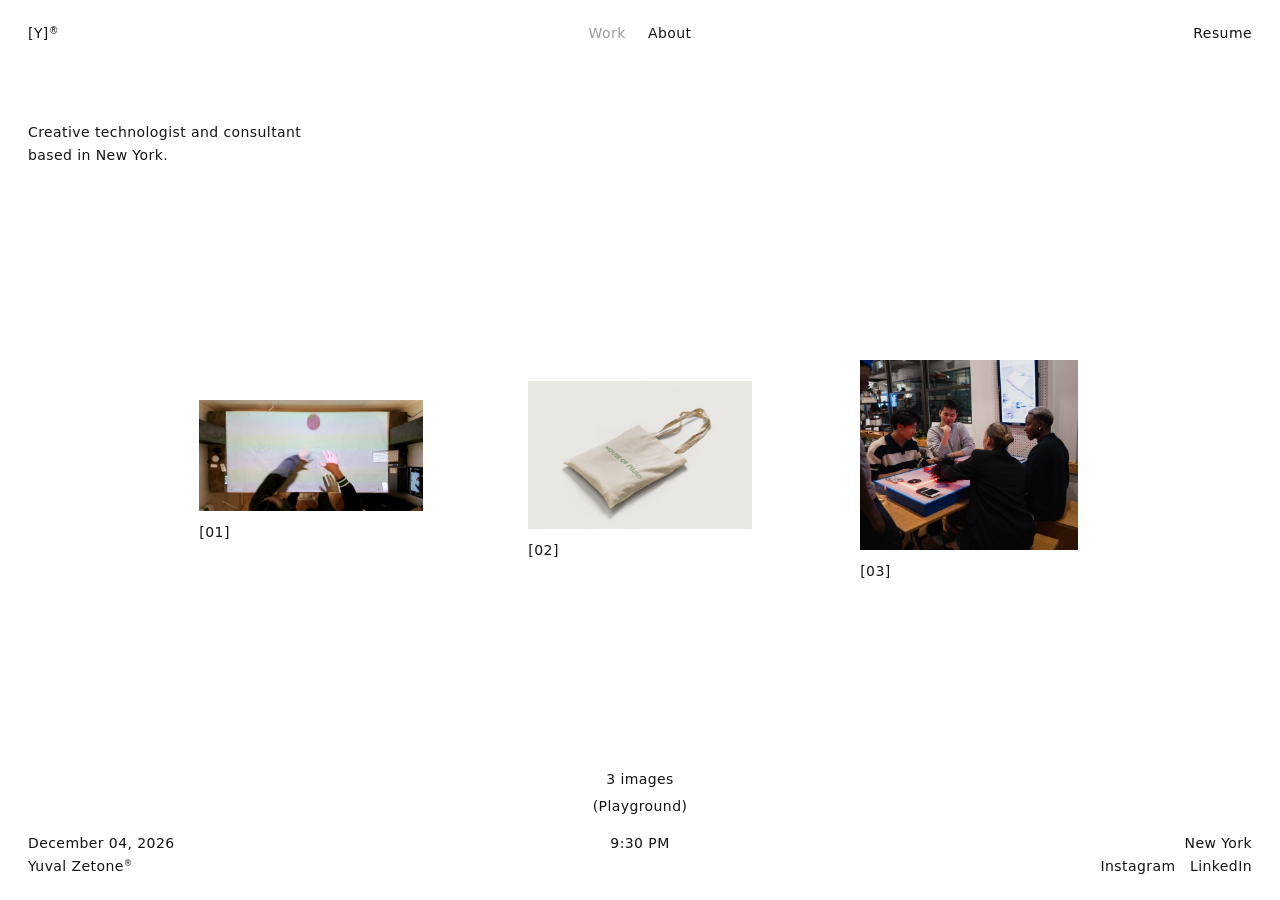
<file: index.html>
<!DOCTYPE html>
<html lang="en">
<head>
<meta charset="utf-8">
<meta name="viewport" content="width=device-width, initial-scale=1">
<meta http-equiv="Content-Security-Policy" content="default-src 'self'; script-src 'self'; style-src 'self' https://fonts.googleapis.com; font-src https://fonts.gstatic.com; img-src 'self'; media-src 'self'; base-uri 'none'; form-action 'none'; object-src 'none'">
<meta name="referrer" content="strict-origin-when-cross-origin">
<title>Yuval Zetone</title>
<meta name="description" content="Creative consultant and technologist based in New York.">
<link rel="preconnect" href="https://fonts.googleapis.com">
<link rel="preconnect" href="https://fonts.gstatic.com" crossorigin>
<link rel="stylesheet" href="https://fonts.googleapis.com/css2?family=IBM+Plex+Sans:wght@400&display=swap">
<link rel="stylesheet" href="css/style.css">
</head>
<body class="p-home">
<div class="page">

  <header class="bar">
    <a href="index.html">[Y]<sup>&reg;</sup></a>
    <nav class="nav" aria-label="Main"><a href="index.html" aria-current="page">Work</a><a href="about.html">About</a></nav>
    <a href="Yuval-Zetone-Resume.pdf" target="_blank" rel="noopener noreferrer">Resume</a>
  </header>

  <p class="intro">Creative technologist and consultant<br>based in New York.</p>

  <main class="mid">
    <nav class="work" aria-label="Projects">
      <a href="rehand.html"><img src="assets/rehand/rehand-poster.jpg" alt="ReHand"><span><em>[01]</em> ReHand</span></a>
      <a href="house-of-pilates.html"><img src="assets/house-of-pilates/pilates-tote.jpg" alt="House of Pilates"><span><em>[02]</em> House of Pilates</span></a>
      <a href="stranger-stations.html"><img src="assets/stranger-stations/stranger-testing-1.jpg" alt="Stranger Stations"><span><em>[03]</em> Stranger Stations</span></a>
    </nav>
  </main>

  <div class="tail">
    <p>3 images</p>
    <p><a href="playground.html">(Playground)</a></p>
  <footer class="foot">
    <div><span id="date"></span><br>Yuval Zetone<sup>&reg;</sup></div>
    <div id="clock"></div>
    <div>New York<br><a href="https://www.instagram.com/yzetone_playground/" target="_blank" rel="noopener noreferrer">Instagram</a>&emsp;<a href="https://www.linkedin.com/in/yuval-zetone/" target="_blank" rel="noopener noreferrer">LinkedIn</a></div>
  </footer>
  </div>
</div>
<script src="js/script.js" defer></script>
</body>
</html>
</file>
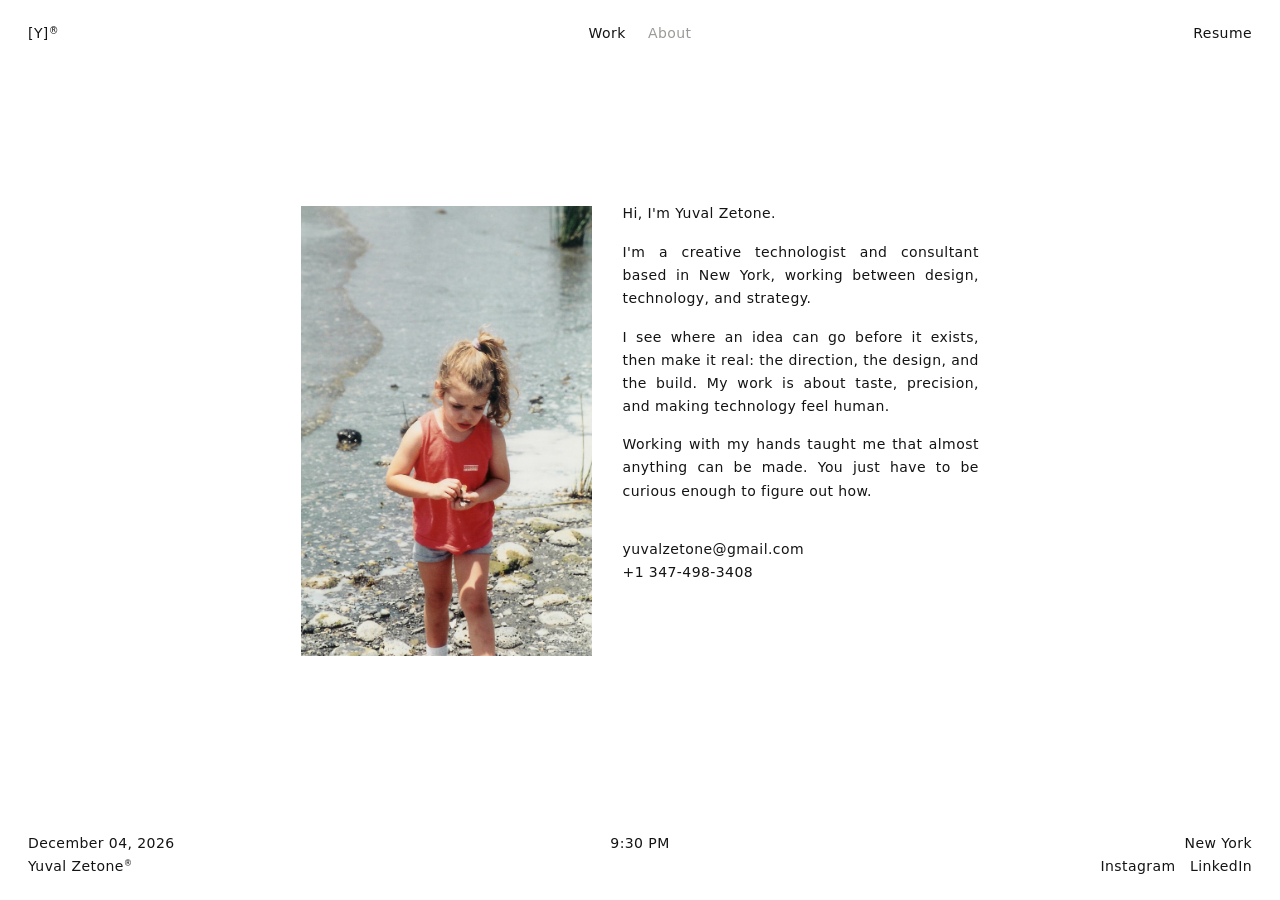
<file: about.html>
<!DOCTYPE html>
<html lang="en">
<head>
<meta charset="utf-8">
<meta name="viewport" content="width=device-width, initial-scale=1">
<meta http-equiv="Content-Security-Policy" content="default-src 'self'; script-src 'self'; style-src 'self' https://fonts.googleapis.com; font-src https://fonts.gstatic.com; img-src 'self'; media-src 'self'; base-uri 'none'; form-action 'none'; object-src 'none'">
<meta name="referrer" content="strict-origin-when-cross-origin">
<title>About, Yuval Zetone</title>
<meta name="description" content="About Yuval Zetone, a creative technologist and consultant based in New York.">
<link rel="preconnect" href="https://fonts.googleapis.com">
<link rel="preconnect" href="https://fonts.gstatic.com" crossorigin>
<link rel="stylesheet" href="https://fonts.googleapis.com/css2?family=IBM+Plex+Sans:wght@400&display=swap">
<link rel="stylesheet" href="css/style.css">
</head>
<body class="p-about">
<div class="page">

  <header class="bar">
    <a href="index.html">[Y]<sup>&reg;</sup></a>
    <nav class="nav" aria-label="Main"><a href="index.html">Work</a><a href="about.html" aria-current="page">About</a></nav>
    <a href="Yuval-Zetone-Resume.pdf" target="_blank" rel="noopener noreferrer">Resume</a>
  </header>

  <main class="about">
    <figure><img src="assets/about/about-photo.jpg" alt="Yuval as a child, playing by the water"></figure>
    <div class="text">
      <p>Hi, I'm Yuval Zetone.</p>
      <p>I'm a creative technologist and consultant based in New York, working between design, technology, and strategy.</p>
      <p>I see where an idea can go before it exists, then make it real: the direction, the design, and the build. My work is about taste, precision, and making technology feel human.</p>
      <p>Working with my hands taught me that almost anything can be made. You just have to be curious enough to figure out how.</p>
      <p class="contact"><a href="mailto:yuvalzetone@gmail.com">yuvalzetone@gmail.com</a><br><a href="tel:+13474983408">+1 347-498-3408</a></p>
    </div>
  </main>

  <footer class="foot">
    <div><span id="date"></span><br>Yuval Zetone<sup>&reg;</sup></div>
    <div id="clock"></div>
    <div>New York<br><a href="https://www.instagram.com/yzetone_playground/" target="_blank" rel="noopener noreferrer">Instagram</a>&emsp;<a href="https://www.linkedin.com/in/yuval-zetone/" target="_blank" rel="noopener noreferrer">LinkedIn</a></div>
  </footer>
</div>
<script src="js/script.js" defer></script>
</body>
</html>
</file>
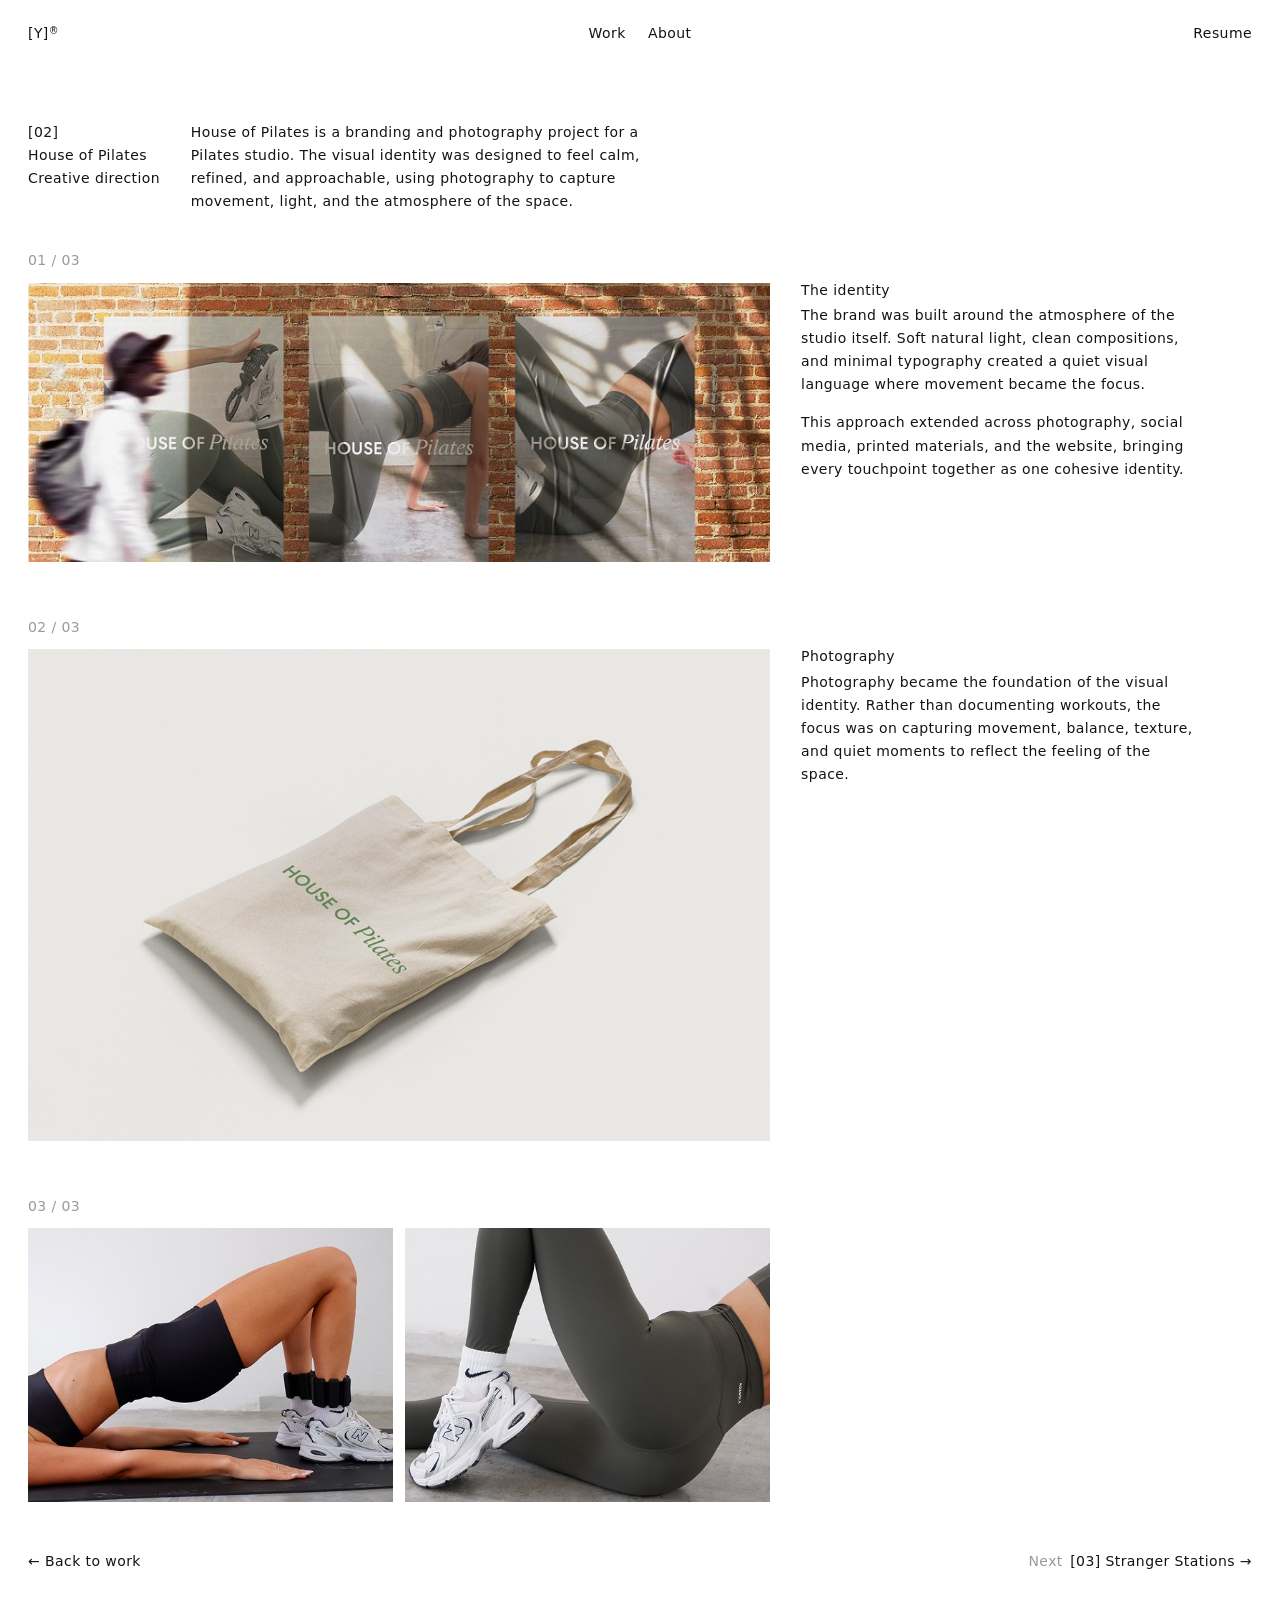
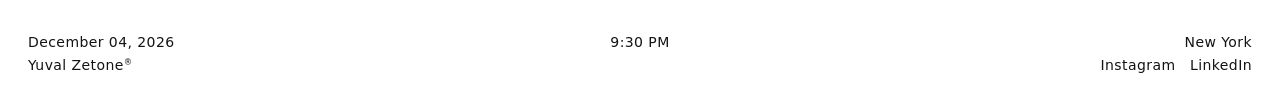
<file: house-of-pilates.html>
<!DOCTYPE html>
<html lang="en">
<head>
<meta charset="utf-8">
<meta name="viewport" content="width=device-width, initial-scale=1">
<meta http-equiv="Content-Security-Policy" content="default-src 'self'; script-src 'self'; style-src 'self' https://fonts.googleapis.com; font-src https://fonts.gstatic.com; img-src 'self'; media-src 'self'; base-uri 'none'; form-action 'none'; object-src 'none'">
<meta name="referrer" content="strict-origin-when-cross-origin">
<title>House of Pilates, Yuval Zetone</title>
<meta name="description" content="Branding and photography for a Pilates studio.">
<link rel="preconnect" href="https://fonts.googleapis.com">
<link rel="preconnect" href="https://fonts.gstatic.com" crossorigin>
<link rel="stylesheet" href="https://fonts.googleapis.com/css2?family=IBM+Plex+Sans:wght@400&display=swap">
<link rel="stylesheet" href="css/style.css">
</head>
<body class="p-project">
<div class="page">

  <header class="bar">
    <a href="index.html">[Y]<sup>&reg;</sup></a>
    <nav class="nav" aria-label="Main"><a href="index.html">Work</a><a href="about.html">About</a></nav>
    <a href="Yuval-Zetone-Resume.pdf" target="_blank" rel="noopener noreferrer">Resume</a>
  </header>

  <section class="head">
    <div class="meta"><span>[02]</span><span>House of Pilates</span><span>Creative direction</span></div>
    <p>House of Pilates is a branding and photography project for a Pilates studio. The visual identity was designed to feel calm, refined, and approachable, using photography to capture movement, light, and the atmosphere of the space.</p>
  </section>

  <main class="spreads">
    <article class="spread">
      <span class="n">01 / 03</span>
      <img class="media" src="assets/house-of-pilates/house-of-pilates.jpg" alt="House of Pilates brick wall triptych">
      <div class="words">
        <p class="t">The identity</p>
        <p>The brand was built around the atmosphere of the studio itself. Soft natural light, clean compositions, and minimal typography created a quiet visual language where movement became the focus.</p>
        <p>This approach extended across photography, social media, printed materials, and the website, bringing every touchpoint together as one cohesive identity.</p>
      </div>
    </article>

    <article class="spread">
      <span class="n">02 / 03</span>
      <img class="media" src="assets/house-of-pilates/pilates-tote.jpg" alt="House of Pilates tote bag">
      <div class="words">
        <p class="t">Photography</p>
        <p>Photography became the foundation of the visual identity. Rather than documenting workouts, the focus was on capturing movement, balance, texture, and quiet moments to reflect the feeling of the space.</p>
      </div>
    </article>

    <article class="spread">
      <span class="n">03 / 03</span>
      <div class="media pair"><img class="" src="assets/house-of-pilates/pilates-leg1.jpg" alt="House of Pilates photography detail"><img class="" src="assets/house-of-pilates/pilates-leg2.jpg" alt="House of Pilates photography detail"></div>
    </article>
  </main>

  <nav class="next" aria-label="More work">
    <a href="index.html">&larr; Back to work</a>
    <a href="stranger-stations.html"><span class="dim">Next</span>&ensp;[03] Stranger Stations &rarr;</a>
  </nav>

  <footer class="foot">
    <div><span id="date"></span><br>Yuval Zetone<sup>&reg;</sup></div>
    <div id="clock"></div>
    <div>New York<br><a href="https://www.instagram.com/yzetone_playground/" target="_blank" rel="noopener noreferrer">Instagram</a>&emsp;<a href="https://www.linkedin.com/in/yuval-zetone/" target="_blank" rel="noopener noreferrer">LinkedIn</a></div>
  </footer>
</div>
<script src="js/script.js" defer></script>
</body>
</html>
</file>
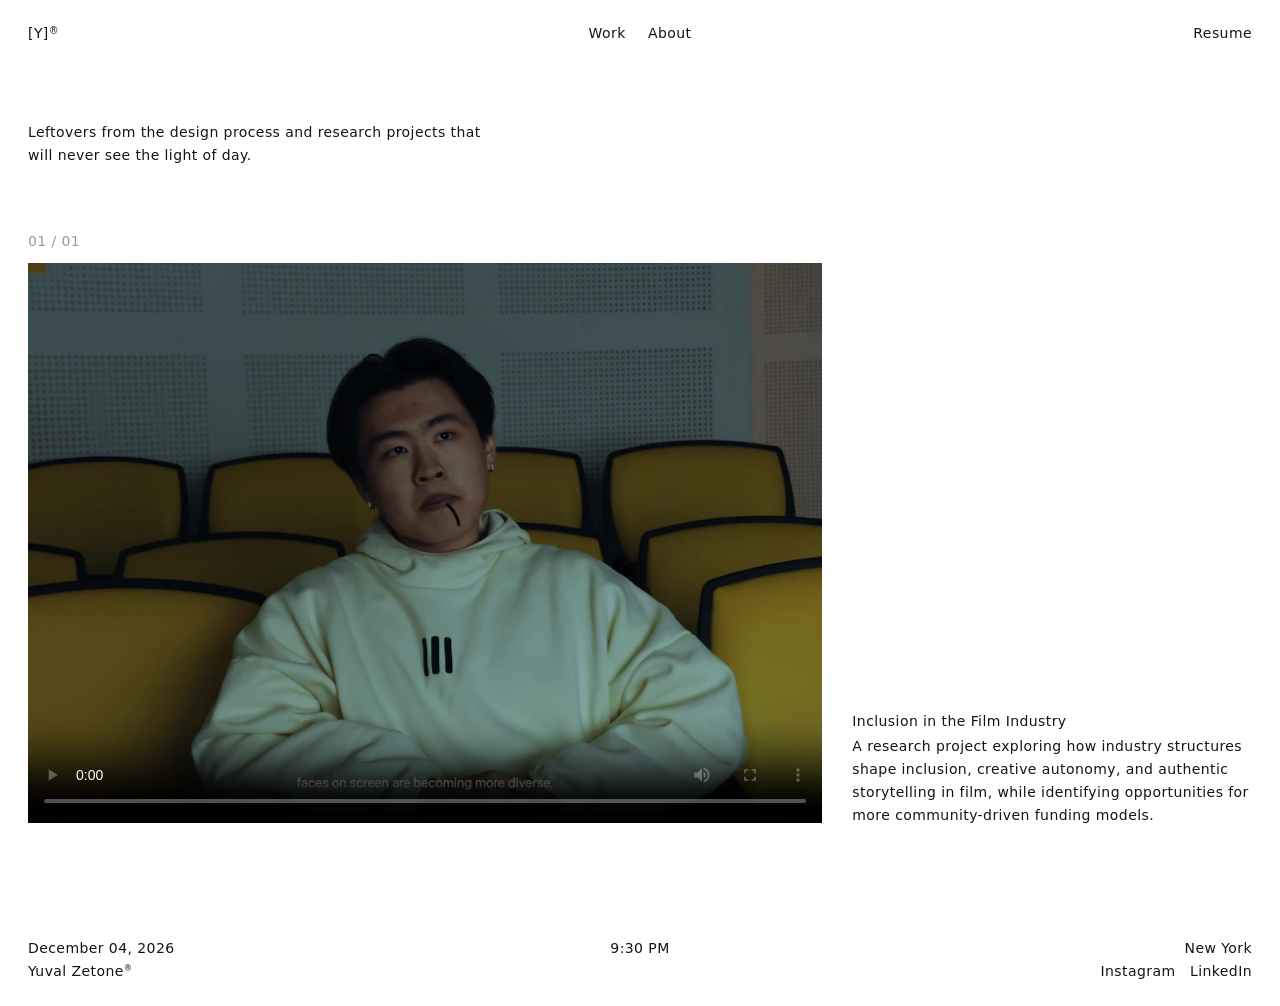
<file: playground.html>
<!DOCTYPE html>
<html lang="en">
<head>
<meta charset="utf-8">
<meta name="viewport" content="width=device-width, initial-scale=1">
<meta http-equiv="Content-Security-Policy" content="default-src 'self'; script-src 'self'; style-src 'self' https://fonts.googleapis.com; font-src https://fonts.gstatic.com; img-src 'self'; media-src 'self'; base-uri 'none'; form-action 'none'; object-src 'none'">
<meta name="referrer" content="strict-origin-when-cross-origin">
<title>Playground, Yuval Zetone</title>
<meta name="description" content="Leftovers from the design process and research projects.">
<link rel="preconnect" href="https://fonts.googleapis.com">
<link rel="preconnect" href="https://fonts.gstatic.com" crossorigin>
<link rel="stylesheet" href="https://fonts.googleapis.com/css2?family=IBM+Plex+Sans:wght@400&display=swap">
<link rel="stylesheet" href="css/style.css">
</head>
<body class="p-playground">
<div class="page">

  <header class="bar">
    <a href="index.html">[Y]<sup>&reg;</sup></a>
    <nav class="nav" aria-label="Main"><a href="index.html">Work</a><a href="about.html">About</a></nav>
    <a href="Yuval-Zetone-Resume.pdf" target="_blank" rel="noopener noreferrer">Resume</a>
  </header>

  <p class="intro">Leftovers from the design process and research projects that will never see the light of day.</p>

  <main class="pieces">
    <article class="piece">
      <span class="n">01 / 01</span>
      <video class="media" src="assets/film-inclusion/film-inclusion.mp4" poster="assets/film-inclusion/film-inclusion-poster.jpg" controls playsinline preload="metadata"></video>
      <div class="words">
        <p>Inclusion in the Film Industry</p>
        <p>A research project exploring how industry structures shape inclusion, creative autonomy, and authentic storytelling in film, while identifying opportunities for more community-driven funding models.</p>
      </div>
    </article>
  </main>

  <footer class="foot">
    <div><span id="date"></span><br>Yuval Zetone<sup>&reg;</sup></div>
    <div id="clock"></div>
    <div>New York<br><a href="https://www.instagram.com/yzetone_playground/" target="_blank" rel="noopener noreferrer">Instagram</a>&emsp;<a href="https://www.linkedin.com/in/yuval-zetone/" target="_blank" rel="noopener noreferrer">LinkedIn</a></div>
  </footer>
</div>
<script src="js/script.js" defer></script>
</body>
</html>
</file>
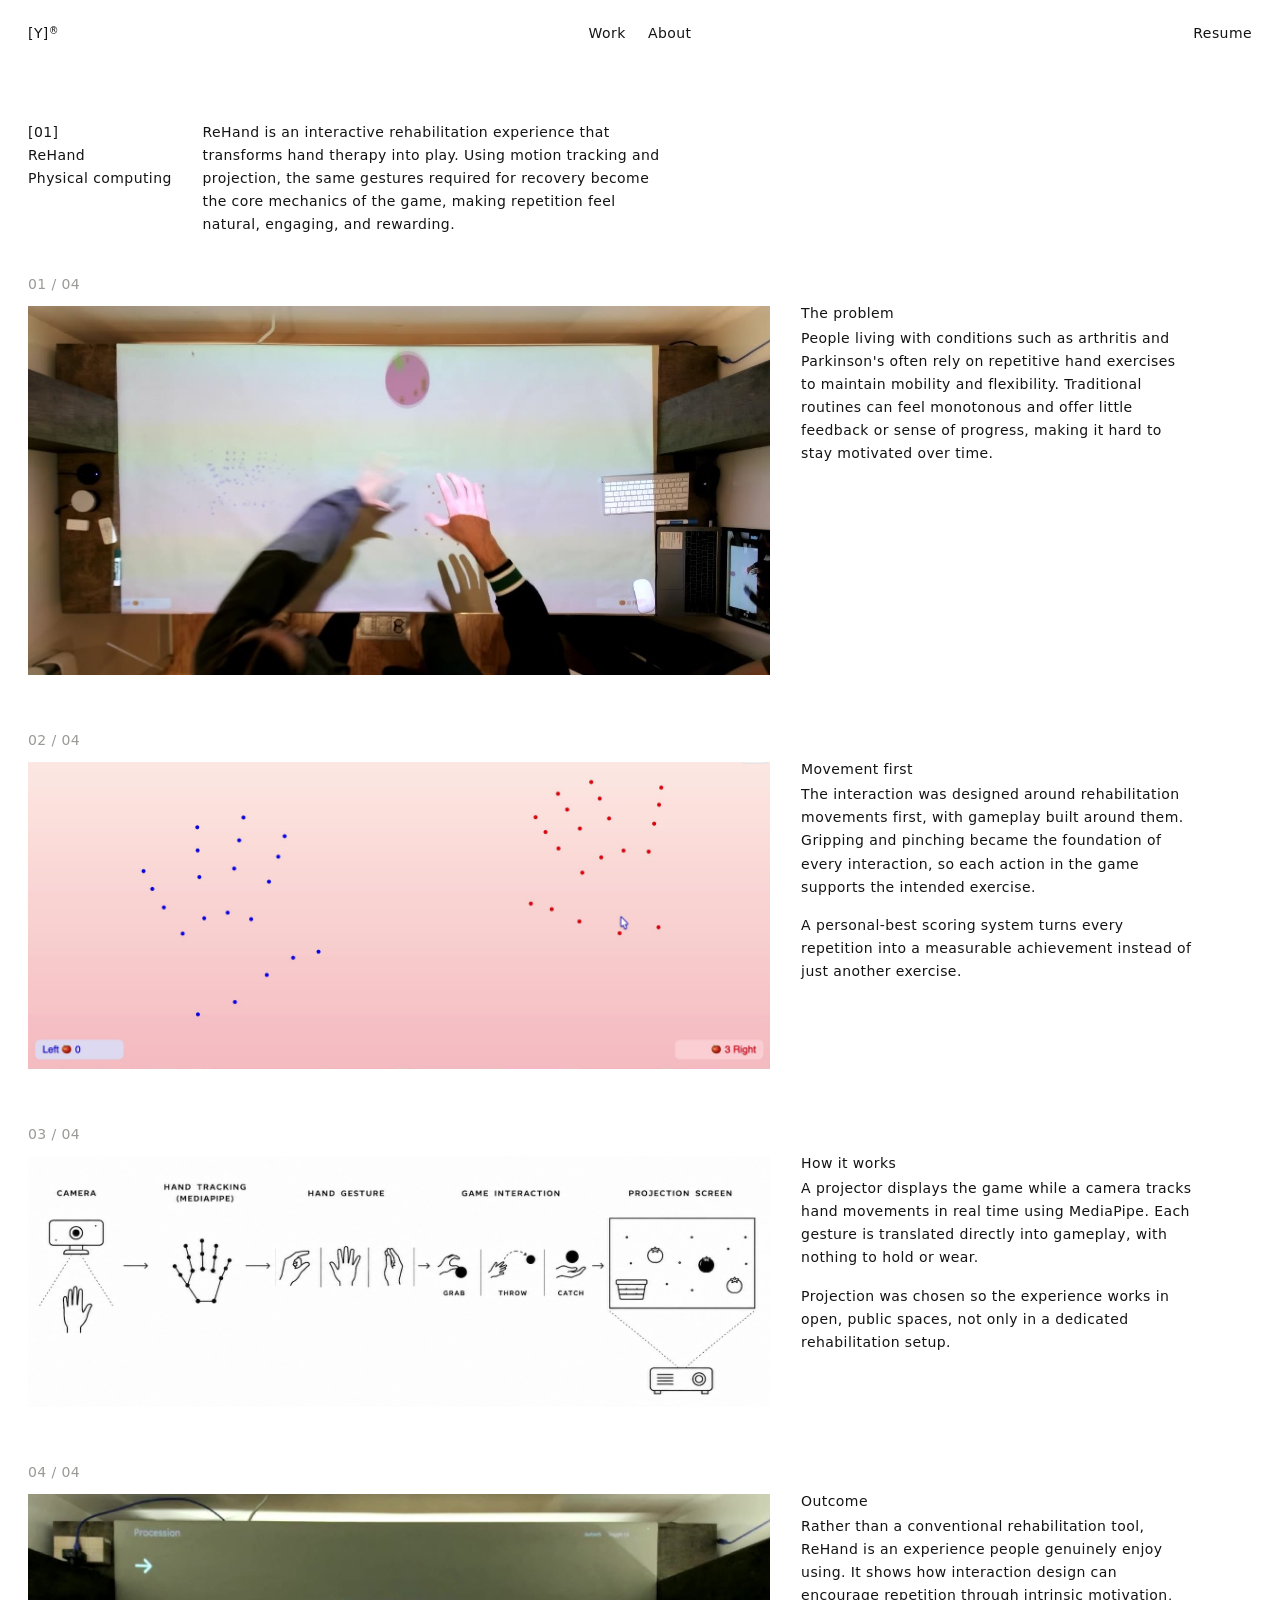
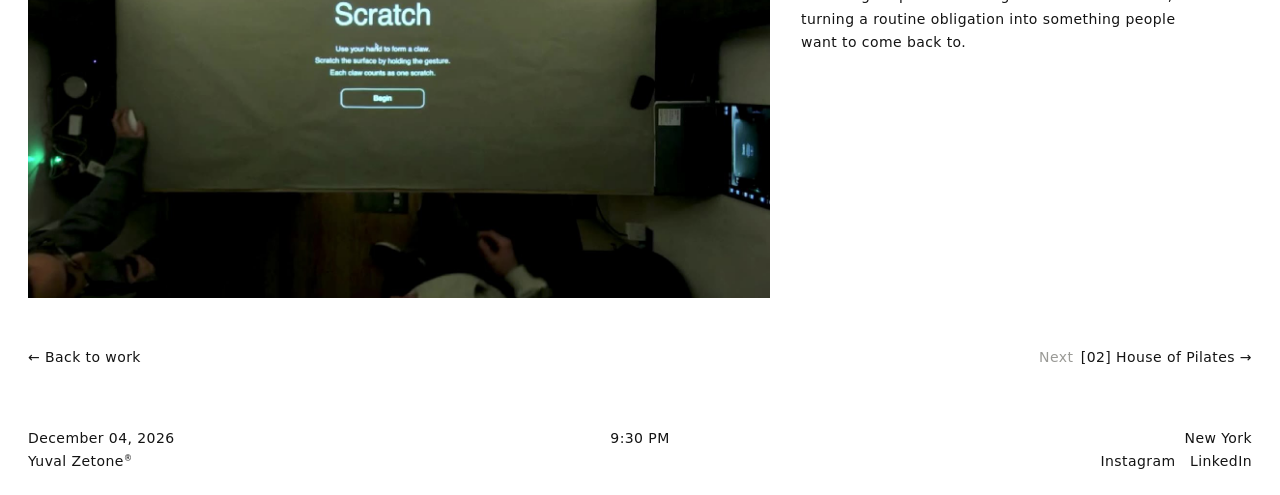
<file: rehand.html>
<!DOCTYPE html>
<html lang="en">
<head>
<meta charset="utf-8">
<meta name="viewport" content="width=device-width, initial-scale=1">
<meta http-equiv="Content-Security-Policy" content="default-src 'self'; script-src 'self'; style-src 'self' https://fonts.googleapis.com; font-src https://fonts.gstatic.com; img-src 'self'; media-src 'self'; base-uri 'none'; form-action 'none'; object-src 'none'">
<meta name="referrer" content="strict-origin-when-cross-origin">
<title>ReHand, Yuval Zetone</title>
<meta name="description" content="ReHand turns hand therapy into play with motion tracking and projection.">
<link rel="preconnect" href="https://fonts.googleapis.com">
<link rel="preconnect" href="https://fonts.gstatic.com" crossorigin>
<link rel="stylesheet" href="https://fonts.googleapis.com/css2?family=IBM+Plex+Sans:wght@400&display=swap">
<link rel="stylesheet" href="css/style.css">
</head>
<body class="p-project">
<div class="page">

  <header class="bar">
    <a href="index.html">[Y]<sup>&reg;</sup></a>
    <nav class="nav" aria-label="Main"><a href="index.html">Work</a><a href="about.html">About</a></nav>
    <a href="Yuval-Zetone-Resume.pdf" target="_blank" rel="noopener noreferrer">Resume</a>
  </header>

  <section class="head">
    <div class="meta"><span>[01]</span><span>ReHand</span><span>Physical computing</span></div>
    <p>ReHand is an interactive rehabilitation experience that transforms hand therapy into play. Using motion tracking and projection, the same gestures required for recovery become the core mechanics of the game, making repetition feel natural, engaging, and rewarding.</p>
  </section>

  <main class="spreads">
    <article class="spread">
      <span class="n">01 / 04</span>
      <video class="media" src="assets/rehand/rehand.mp4" poster="assets/rehand/rehand-poster.jpg" muted autoplay loop playsinline preload="metadata"></video>
      <div class="words">
        <p class="t">The problem</p>
        <p>People living with conditions such as arthritis and Parkinson's often rely on repetitive hand exercises to maintain mobility and flexibility. Traditional routines can feel monotonous and offer little feedback or sense of progress, making it hard to stay motivated over time.</p>
      </div>
    </article>

    <article class="spread">
      <span class="n">02 / 04</span>
      <video class="media" src="assets/rehand/rehand-game.mp4" poster="assets/rehand/rehand-game-poster.jpg" muted autoplay loop playsinline preload="metadata"></video>
      <div class="words">
        <p class="t">Movement first</p>
        <p>The interaction was designed around rehabilitation movements first, with gameplay built around them. Gripping and pinching became the foundation of every interaction, so each action in the game supports the intended exercise.</p>
        <p>A personal-best scoring system turns every repetition into a measurable achievement instead of just another exercise.</p>
      </div>
    </article>

    <article class="spread">
      <span class="n">03 / 04</span>
      <img class="media flat" src="assets/rehand/rehand-diagram.jpg" alt="Diagram: camera, hand tracking with MediaPipe, hand gesture, game interaction, projection screen">
      <div class="words">
        <p class="t">How it works</p>
        <p>A projector displays the game while a camera tracks hand movements in real time using MediaPipe. Each gesture is translated directly into gameplay, with nothing to hold or wear.</p>
        <p>Projection was chosen so the experience works in open, public spaces, not only in a dedicated rehabilitation setup.</p>
      </div>
    </article>

    <article class="spread">
      <span class="n">04 / 04</span>
      <video class="media" src="assets/rehand/rehand-selectmode.mp4" poster="assets/rehand/rehand-selectmode-poster.jpg" muted autoplay loop playsinline preload="metadata"></video>
      <div class="words">
        <p class="t">Outcome</p>
        <p>Rather than a conventional rehabilitation tool, ReHand is an experience people genuinely enjoy using. It shows how interaction design can encourage repetition through intrinsic motivation, turning a routine obligation into something people want to come back to.</p>
      </div>
    </article>
  </main>

  <nav class="next" aria-label="More work">
    <a href="index.html">&larr; Back to work</a>
    <a href="house-of-pilates.html"><span class="dim">Next</span>&ensp;[02] House of Pilates &rarr;</a>
  </nav>

  <footer class="foot">
    <div><span id="date"></span><br>Yuval Zetone<sup>&reg;</sup></div>
    <div id="clock"></div>
    <div>New York<br><a href="https://www.instagram.com/yzetone_playground/" target="_blank" rel="noopener noreferrer">Instagram</a>&emsp;<a href="https://www.linkedin.com/in/yuval-zetone/" target="_blank" rel="noopener noreferrer">LinkedIn</a></div>
  </footer>
</div>
<script src="js/script.js" defer></script>
</body>
</html>
</file>
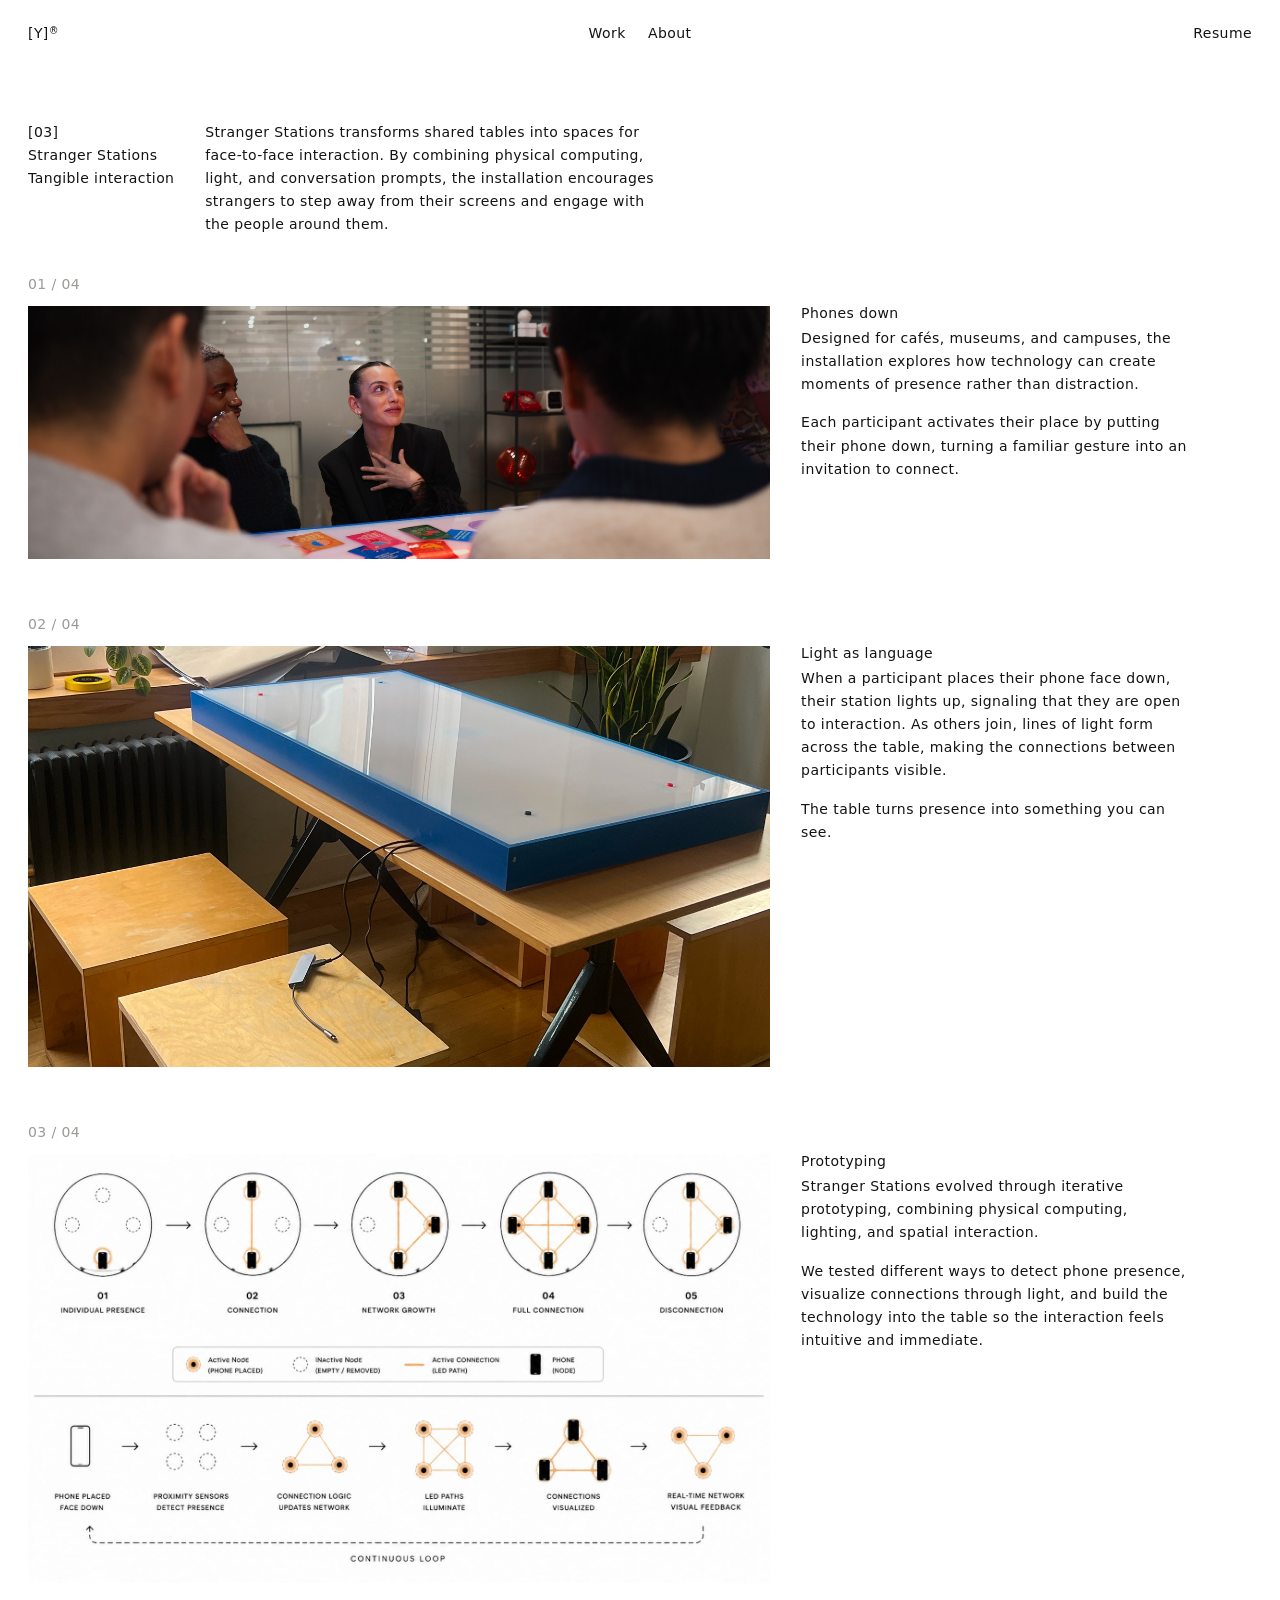
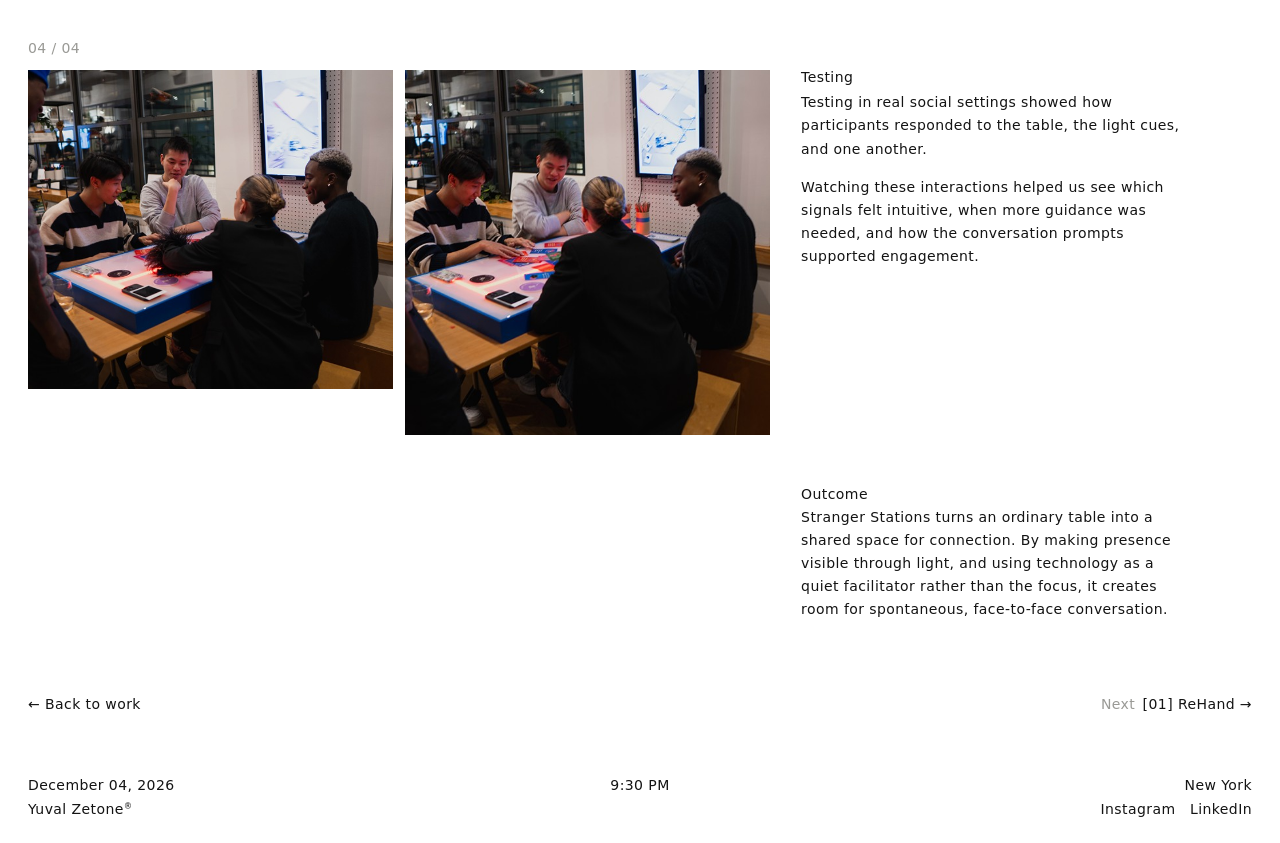
<file: stranger-stations.html>
<!DOCTYPE html>
<html lang="en">
<head>
<meta charset="utf-8">
<meta name="viewport" content="width=device-width, initial-scale=1">
<meta http-equiv="Content-Security-Policy" content="default-src 'self'; script-src 'self'; style-src 'self' https://fonts.googleapis.com; font-src https://fonts.gstatic.com; img-src 'self'; media-src 'self'; base-uri 'none'; form-action 'none'; object-src 'none'">
<meta name="referrer" content="strict-origin-when-cross-origin">
<title>Stranger Stations, Yuval Zetone</title>
<meta name="description" content="A table installation that uses light to bring strangers into conversation.">
<link rel="preconnect" href="https://fonts.googleapis.com">
<link rel="preconnect" href="https://fonts.gstatic.com" crossorigin>
<link rel="stylesheet" href="https://fonts.googleapis.com/css2?family=IBM+Plex+Sans:wght@400&display=swap">
<link rel="stylesheet" href="css/style.css">
</head>
<body class="p-project">
<div class="page">

  <header class="bar">
    <a href="index.html">[Y]<sup>&reg;</sup></a>
    <nav class="nav" aria-label="Main"><a href="index.html">Work</a><a href="about.html">About</a></nav>
    <a href="Yuval-Zetone-Resume.pdf" target="_blank" rel="noopener noreferrer">Resume</a>
  </header>

  <section class="head">
    <div class="meta"><span>[03]</span><span>Stranger Stations</span><span>Tangible interaction</span></div>
    <p>Stranger Stations transforms shared tables into spaces for face-to-face interaction. By combining physical computing, light, and conversation prompts, the installation encourages strangers to step away from their screens and engage with the people around them.</p>
  </section>

  <main class="spreads">
    <article class="spread">
      <span class="n">01 / 04</span>
      <img class="media" src="assets/stranger-stations/stranger-station.jpg" alt="Stranger Stations installation">
      <div class="words">
        <p class="t">Phones down</p>
        <p>Designed for caf&eacute;s, museums, and campuses, the installation explores how technology can create moments of presence rather than distraction.</p>
        <p>Each participant activates their place by putting their phone down, turning a familiar gesture into an invitation to connect.</p>
      </div>
    </article>

    <article class="spread">
      <span class="n">02 / 04</span>
      <img class="media" src="assets/stranger-stations/stranger-table.jpg" alt="Stranger Stations prototype table with hardware detail">
      <div class="words">
        <p class="t">Light as language</p>
        <p>When a participant places their phone face down, their station lights up, signaling that they are open to interaction. As others join, lines of light form across the table, making the connections between participants visible.</p>
        <p>The table turns presence into something you can see.</p>
      </div>
    </article>

    <article class="spread">
      <span class="n">03 / 04</span>
      <img class="media flat" src="assets/stranger-stations/stranger-diagram-full.jpg" alt="Stranger Stations system overview: states, connection logic, rule set, and technology stack">
      <div class="words">
        <p class="t">Prototyping</p>
        <p>Stranger Stations evolved through iterative prototyping, combining physical computing, lighting, and spatial interaction.</p>
        <p>We tested different ways to detect phone presence, visualize connections through light, and build the technology into the table so the interaction feels intuitive and immediate.</p>
      </div>
    </article>

    <article class="spread">
      <span class="n">04 / 04</span>
      <div class="media pair"><img class="" src="assets/stranger-stations/stranger-testing-1.jpg" alt="Stranger Stations tested in a social setting"><img class="" src="assets/stranger-stations/stranger-testing-2.jpg" alt="Stranger Stations tested in a social setting"></div>
      <div class="words">
        <p class="t">Testing</p>
        <p>Testing in real social settings showed how participants responded to the table, the light cues, and one another.</p>
        <p>Watching these interactions helped us see which signals felt intuitive, when more guidance was needed, and how the conversation prompts supported engagement.</p>
      </div>
    </article>
  </main>

  <section class="head closing">
    <div class="meta"><span>Outcome</span></div>
    <p>Stranger Stations turns an ordinary table into a shared space for connection. By making presence visible through light, and using technology as a quiet facilitator rather than the focus, it creates room for spontaneous, face-to-face conversation.</p>
  </section>

  <nav class="next" aria-label="More work">
    <a href="index.html">&larr; Back to work</a>
    <a href="rehand.html"><span class="dim">Next</span>&ensp;[01] ReHand &rarr;</a>
  </nav>

  <footer class="foot">
    <div><span id="date"></span><br>Yuval Zetone<sup>&reg;</sup></div>
    <div id="clock"></div>
    <div>New York<br><a href="https://www.instagram.com/yzetone_playground/" target="_blank" rel="noopener noreferrer">Instagram</a>&emsp;<a href="https://www.linkedin.com/in/yuval-zetone/" target="_blank" rel="noopener noreferrer">LinkedIn</a></div>
  </footer>
</div>
<script src="js/script.js" defer></script>
</body>
</html>
</file>
<file: css/style.css>
/* ==========================================================================
   Yuval Zetone portfolio, shared styles
   One font, one size, one set of colors for every page.
   Sections: 1 Tokens  2 Base  3 Header  4 Footer  5 Home  6 About
             7 Playground  8 Project pages  9 Small screens
   ========================================================================== */

/* 1 Tokens ---------------------------------------------------------------- */
:root {
  --paper: #ffffff;
  --ink: #141414;
  --grey: #9a9a96;
  --font: "IBM Plex Sans", system-ui, -apple-system, "Helvetica Neue", Arial, sans-serif;
  --size: 14px;
  --gutter: 28px;
  --gap: clamp(20px, 2.4vw, 32px);
  color-scheme: light;
}

/* 2 Base ------------------------------------------------------------------ */
* { box-sizing: border-box; }
html, body { height: 100%; }
body {
  margin: 0;
  background: var(--paper);
  color: var(--ink);
  font-family: var(--font);
  font-size: var(--size);
  line-height: 1.65;
  letter-spacing: .03em;
  padding-inline: max(var(--gutter), env(safe-area-inset-left, 0px)) max(var(--gutter), env(safe-area-inset-right, 0px));
}
p { margin: 0; }
a { color: inherit; text-decoration: none; }
a:hover, a:focus-visible { text-decoration: underline; text-underline-offset: .25em; outline: none; }
sup { font-size: .7em; vertical-align: .45em; line-height: 0; }
img, video { display: block; max-width: 100%; }
.dim { color: var(--grey); }

.page { min-height: 100%; display: flex; flex-direction: column; }
.page > .foot, .page > .tail { margin-top: auto; }

/* 3 Header ---------------------------------------------------------------- */
.bar { display: grid; grid-template-columns: 1fr auto 1fr; gap: 12px; padding-block: 22px; }
.bar > :last-child { text-align: right; }
.nav { display: flex; gap: 2.5ch; }
.nav [aria-current="page"] { color: var(--grey); }

/* 4 Footer ---------------------------------------------------------------- */
.foot { display: grid; grid-template-columns: 1fr auto 1fr; gap: 12px; padding-block: 18px 22px; }
.foot > :nth-child(2) { text-align: center; }
.foot > :last-child { text-align: right; }
.foot sup { font-size: .6em; vertical-align: .6em; }

/* 5 Home ------------------------------------------------------------------ */
.mid { flex: 1; align-content: center; display: grid; gap: clamp(56px, 9vw, 110px); padding-block: 48px 72px; }

.work { display: grid; grid-template-columns: repeat(3, minmax(0, 1fr)); gap: 0 12%; padding-inline: 14%; align-items: center; justify-items: center; }
.work a { display: grid; position: relative; width: fit-content; max-width: 100%; }
.work a:hover, .work a:focus-visible { text-decoration: none; }
.work img { max-height: clamp(110px, 16vw, 190px); object-fit: contain; transition: transform .6s cubic-bezier(.2, .7, .2, 1), opacity .4s; }
.work span { position: absolute; left: 0; top: 100%; margin-top: 10px; white-space: nowrap; color: transparent; transition: color .3s; }
.work em { font-style: normal; color: var(--ink); }
.work:hover img { opacity: .3; }
.work a:hover img, .work a:focus-visible img { opacity: 1; transform: scale(1.06); }
.work a:hover span, .work a:focus-visible span { color: var(--ink); }
.tail { display: grid; gap: 4px; text-align: center; }
.tail .foot { text-align: left; padding-top: 10px; }

/* 6 About ----------------------------------------------------------------- */
.about { flex: 1; display: grid; grid-template-columns: max-content minmax(0, 40ch); justify-content: center; align-content: center; align-items: start; gap: 0 var(--gap); padding-block: clamp(32px, 6vh, 72px) 72px; }
.about figure { margin: 0; }
.about img { height: clamp(280px, 50vh, 460px); width: auto; max-width: 40vw; object-fit: cover; }
.about .text { display: grid; gap: 1.1em; margin-top: -4px; text-align: justify; hyphens: auto; }
.about .contact { padding-top: 1.45em; text-align: left; }

/* 7 Playground ------------------------------------------------------------ */
.intro { padding-block: clamp(32px, 6vh, 72px) 0; max-width: 52ch; }
.pieces { display: grid; gap: clamp(72px, 12vh, 140px); padding-block: clamp(40px, 7vh, 80px) 96px; align-content: start; }
.piece { display: grid; grid-template-columns: max-content minmax(0, 52ch); gap: 10px var(--gap); justify-content: start; align-items: start; }
.piece .media { height: min(calc(100vh - 260px), 560px); min-height: 300px; aspect-ratio: 16 / 9; max-width: 62vw; background: #eee; object-fit: cover; }
.piece .words { display: grid; gap: 2px; align-self: end; margin-bottom: -4px; }

/* Shared by Playground and project pages */
.n { grid-column: 1 / -1; color: var(--grey); }

/* 8 Project pages --------------------------------------------------------- */
.head { display: grid; grid-template-columns: max-content minmax(0, 52ch); gap: 0 var(--gap); padding-block: clamp(32px, 6vh, 72px) 0; }
.head .meta { display: grid; align-content: start; }
.spreads { display: grid; gap: clamp(40px, 6vh, 72px); padding-block: clamp(28px, 4vh, 48px) 48px; align-content: start; }
.spread { display: grid; grid-template-columns: max-content minmax(0, 44ch); gap: 10px var(--gap); justify-content: start; }
.spread .media { width: min(58vw, 880px); height: auto; background: #f2f2f0; }
.spread .media.flat { background: var(--paper); }
.spread .words { display: grid; gap: 1.1em; align-self: start; margin-top: -4px; }
.spread .t { margin-bottom: -1.1em; padding-bottom: 2px; }
.spread .pair { display: grid; grid-template-columns: 1fr 1fr; gap: 12px; align-items: start; background: none; }
.spread .pair img { width: 100%; height: auto; }
.spread .pair.square img { aspect-ratio: 1; object-fit: cover; }
.closing { padding-block: 0 72px; grid-template-columns: min(58vw, 880px) minmax(0, 44ch); justify-content: start; }
.closing > * { grid-column: 2; }
.next { display: flex; justify-content: space-between; gap: 16px; padding-bottom: 40px; }

/* 9 Small screens --------------------------------------------------------- */
@media (max-width: 860px) {
  .about, .piece, .head, .spread { grid-template-columns: minmax(0, 1fr); }
  .about { gap: 28px 0; padding-block: 24px 64px; }
  .about figure { justify-self: center; }
  .about img { height: auto; min-height: 0; width: min(64vw, 300px); max-height: 46vh; max-width: 100%; object-fit: cover; margin-inline: auto; }
  .about .text { max-width: 62ch; text-align: left; }
  .piece .media { height: auto; min-height: 0; width: 100%; max-width: none; }
  .head { gap: 14px; }
  .closing > * { grid-column: auto; }
  .spread .media { width: 100%; }
  .piece .words, .spread .words { max-width: 62ch; margin: 0; }
}
@media (max-width: 860px) {
  /* Phones and portrait tablets: stack the work so it fills the screen instead of floating in white space */
  .mid { padding-block: clamp(40px, 6vh, 64px) 56px; }
  .work { grid-template-columns: minmax(0, 1fr); gap: clamp(40px, 6vh, 56px) 0; padding-inline: 0; }
  .work img { max-height: clamp(110px, 20vw, 170px); }
  .work span { color: var(--ink); }
}
@media (max-width: 600px) {
  :root { --gutter: 16px; }
  .work img { max-height: clamp(96px, 27vw, 120px); }
}
@media (max-width: 520px) {
  .foot { grid-template-columns: 1fr 1fr; }
  .foot > :nth-child(2) { display: none; }
}
@media (prefers-reduced-motion: reduce) {
  .work img, .work span { transition: none; }
}
</file>
